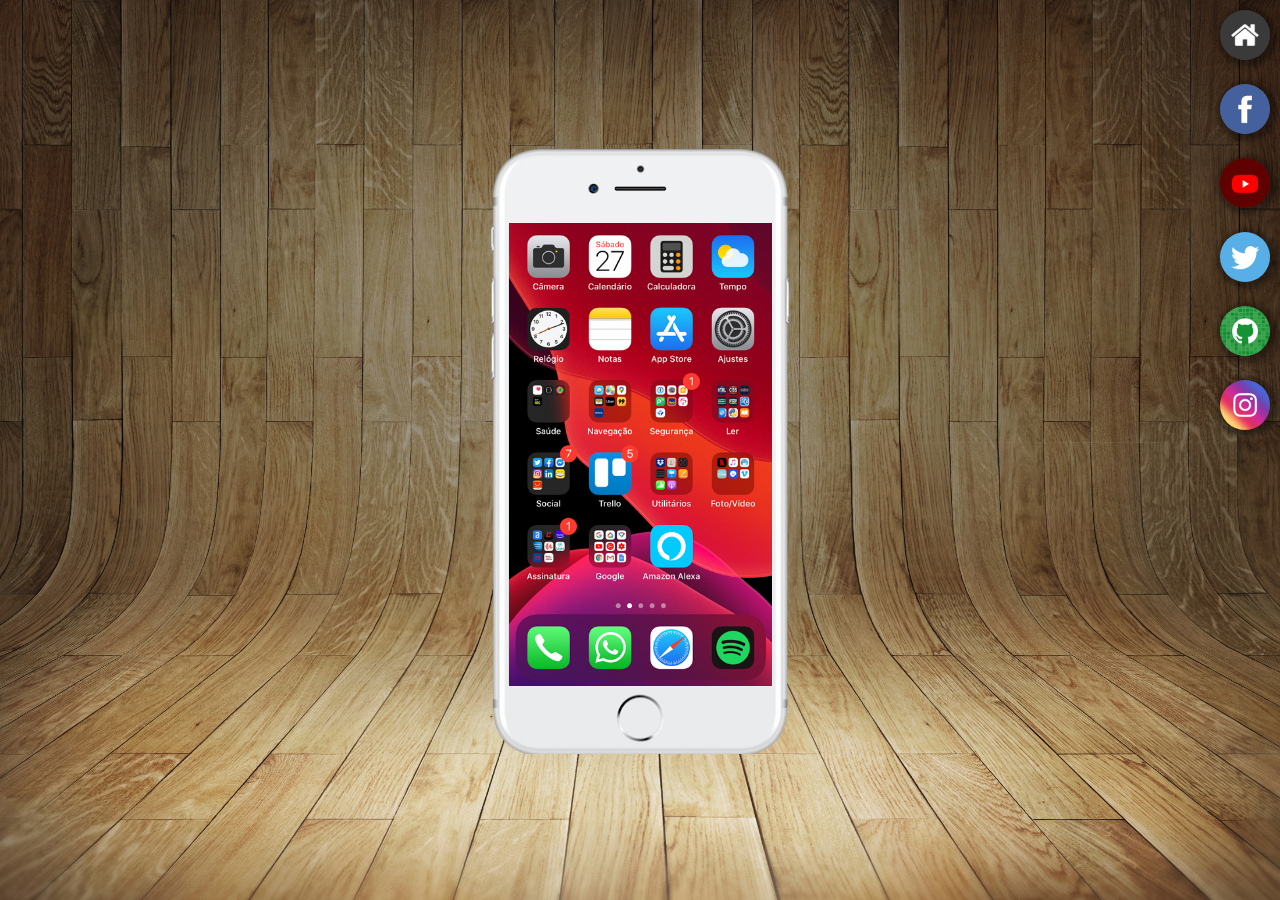
<file: index.html>
<!DOCTYPE html>
<html lang="pt-br">
<head>
    <meta charset="UTF-8">
    <meta http-equiv="X-UA-Compatible" content="IE=edge">
    <meta name="viewport" content="width=device-width, initial-scale=1.0">
    <title>Social</title>
    <link rel="stylesheet" href="estilo/style.css">
</head>
<body>
    <main>
        <section id="telefone">
            <iframe src="home.html" name="frame" id="frame" frameborder="0">
            </iframe>
        </section>
        <section id="botoes">
            <a href="home.html" target="frame"><img class="icon" src="imagens/logo-home.jpg" alt=""></a><br>
            <a href="facebok.html" target="frame"><img class="icon" src="imagens/logo-facebook.jpg" alt=""></a><br>
            <a href="youtube.html" target="frame"><img class="icon" src="imagens/logo-youtube.jpg" alt=""></a><br>
            <a href="twitter.html" target="frame"><img class="icon" src="imagens/logo-twitter.jpg" alt=""></a><br>
            <a href="github.html" target="frame"><img class="icon" src="imagens/logo-github.jpg" alt=""></a><br>
            <a href="instagram.html" target="frame"><img class="icon" src="imagens/logo-instagram.jpg" alt=""></a>
        </section>
    </main>        
</body>
</html>
</file>
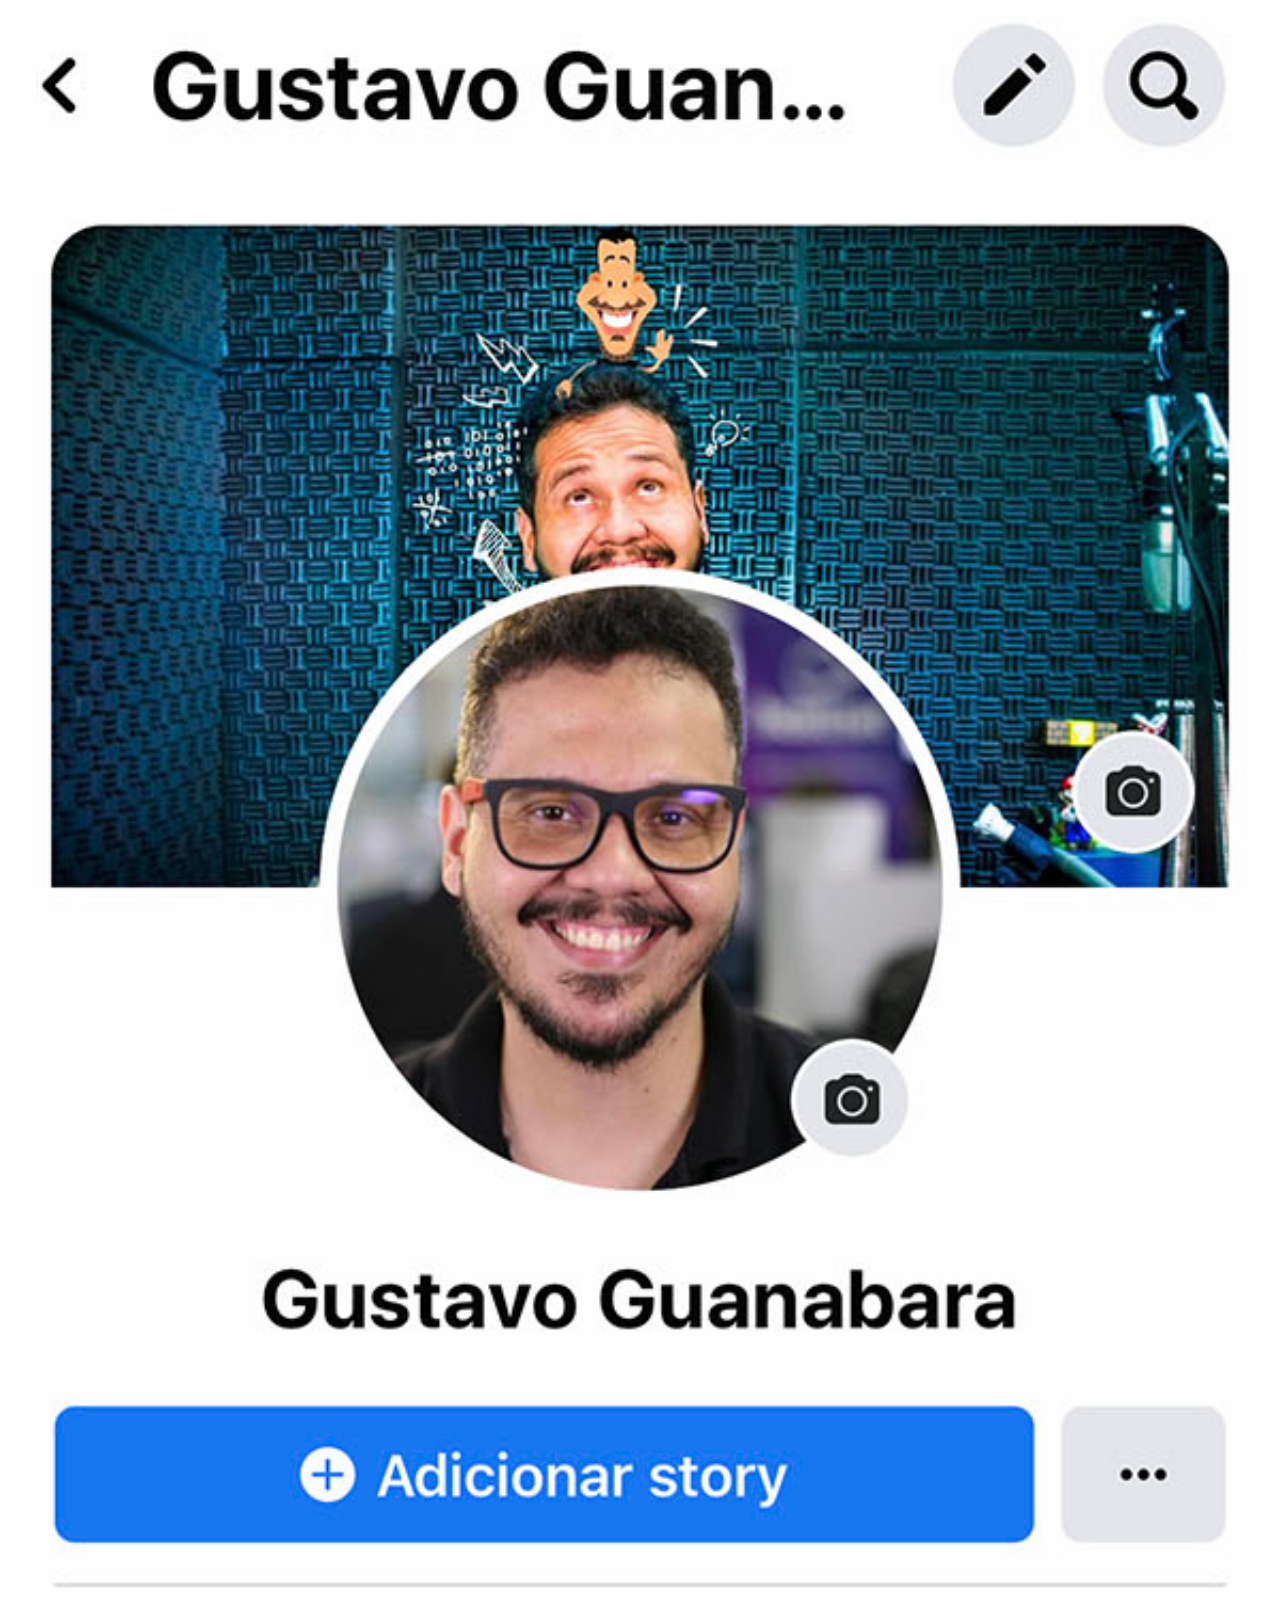
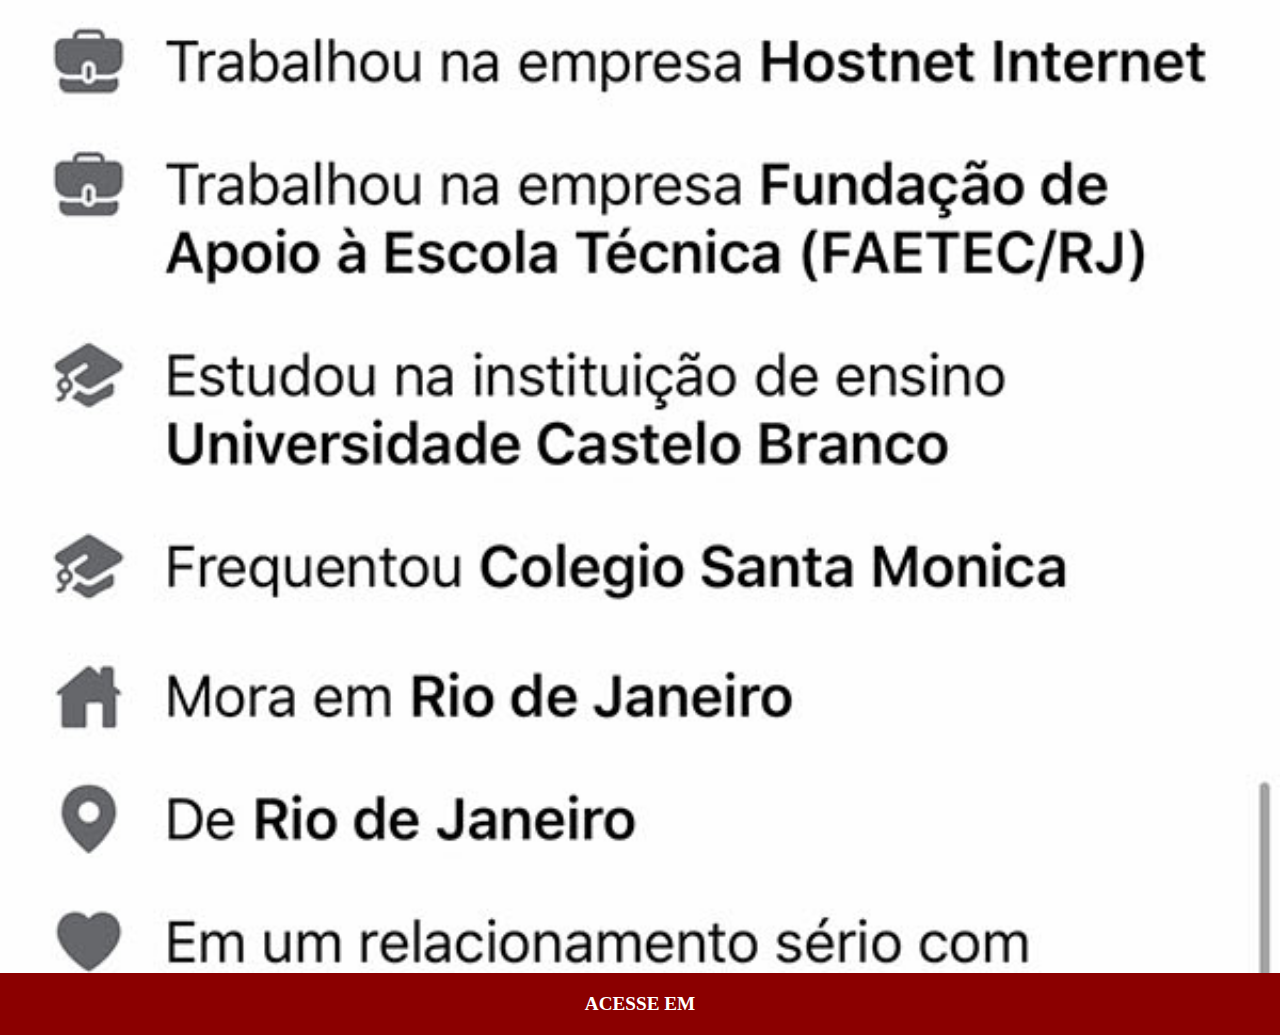
<file: facebok.html>
<!DOCTYPE html>
<html lang="pt-br">
<head>
    <meta charset="UTF-8">
    <meta http-equiv="X-UA-Compatible" content="IE=edge">
    <meta name="viewport" content="width=device-width, initial-scale=1.0">
    <title>Page 1</title>
    <style>
        *{
            margin: 0px;
            padding: 0px;
            box-sizing: border-box;
        }
        ::-webkit-scrollbar {
            width: 0;
            height: 0;
        }
        html, body {
            background-image: url('imagens/tela-facebook.jpg');
            background-color: black;
            background-attachment: local;
            background-size: cover;
            background-repeat: no-repeat;
        }
        footer {
            background-color: darkred;
            padding: 20px 0px;
            position: relative;
            top: 2573px;
        }
        footer a {
            display: block;
            text-decoration: none;
            color: white;
            text-align: center;
            font-weight: bold;
            font-size: 1.2em;
        }
        footer:hover {
            background-color: red;
        }
    </style>
</head>
<body>
</body>
<footer><a href="#">ACESSE EM</a></footer>
</html>
</file>
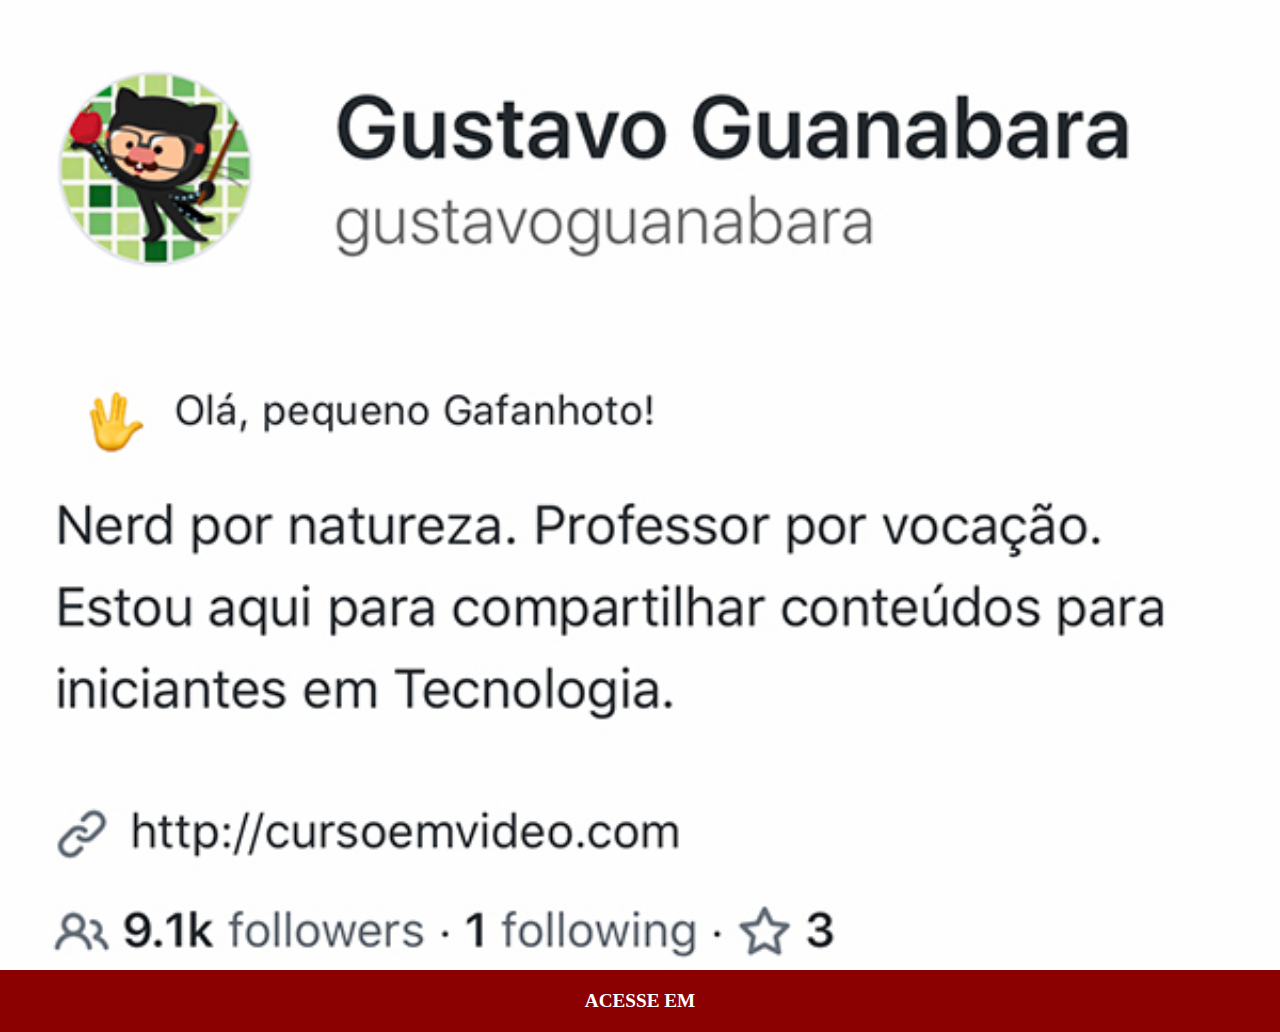
<file: github.html>
<!DOCTYPE html>
<html lang="pt-br">
<head>
    <meta charset="UTF-8">
    <meta http-equiv="X-UA-Compatible" content="IE=edge">
    <meta name="viewport" content="width=device-width, initial-scale=1.0">
    <title>Document</title>
    <style>
        *{
            margin: 0px;
            padding: 0px;
            box-sizing: border-box;
        }
        ::-webkit-scrollbar {
            width: 0;
            height: 0;
        }
        html, body {
            background-image: url('imagens/tela-github.jpg');
            background-color: black;
            background-attachment: local;
            background-size: cover;
            background-repeat: no-repeat;
        }
        footer {
            background-color: darkred;
            padding: 20px 0px;
            position: relative;
            top: 970px;
        }
        footer a {
            display: block;
            text-decoration: none;
            color: white;
            text-align: center;
            font-weight: bold;
            font-size: 1.2em;
        }
        footer:hover {
            background-color: red;
        }
        
    </style>
</head>
<body>
</body>
<footer><a href="#">ACESSE EM</a></footer>
</html>
</file>
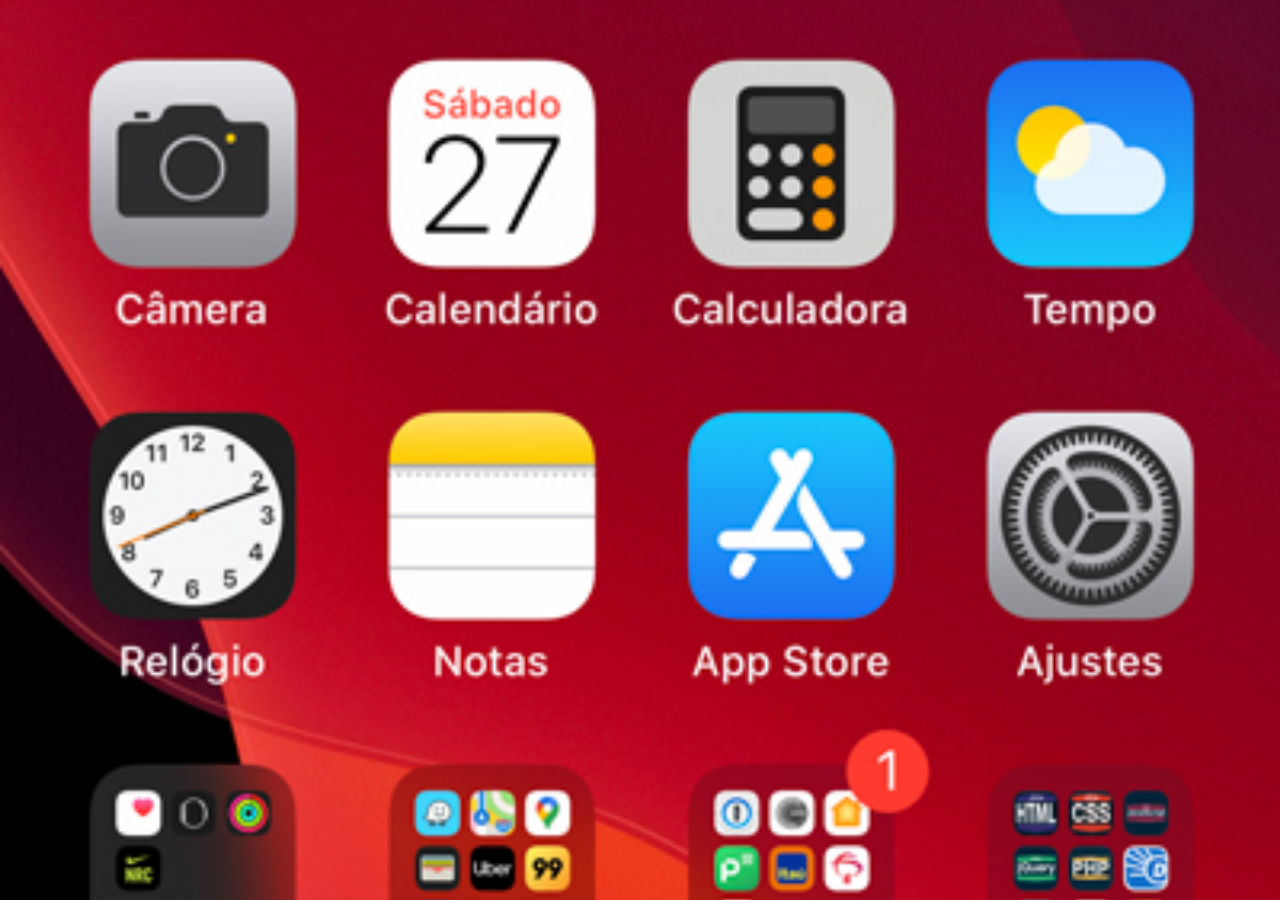
<file: home.html>
<!DOCTYPE html>
<html lang="pt-br">
<head>
    <meta charset="UTF-8">
    <meta http-equiv="X-UA-Compatible" content="IE=edge">
    <meta name="viewport" content="width=device-width, initial-scale=1.0">
    <title>Page 1</title>
    <style>
        * {
            margin: 0px;
            padding: 0px;
            box-sizing: border-box;
        }
        body {
            width: 100vw;
            height: 100vh;
            background: black url('imagens/tela-home.jpg') top center no-repeat;
            background-size: cover;
        }
    </style>
</head>
<body>

</body>
</html>
</file>
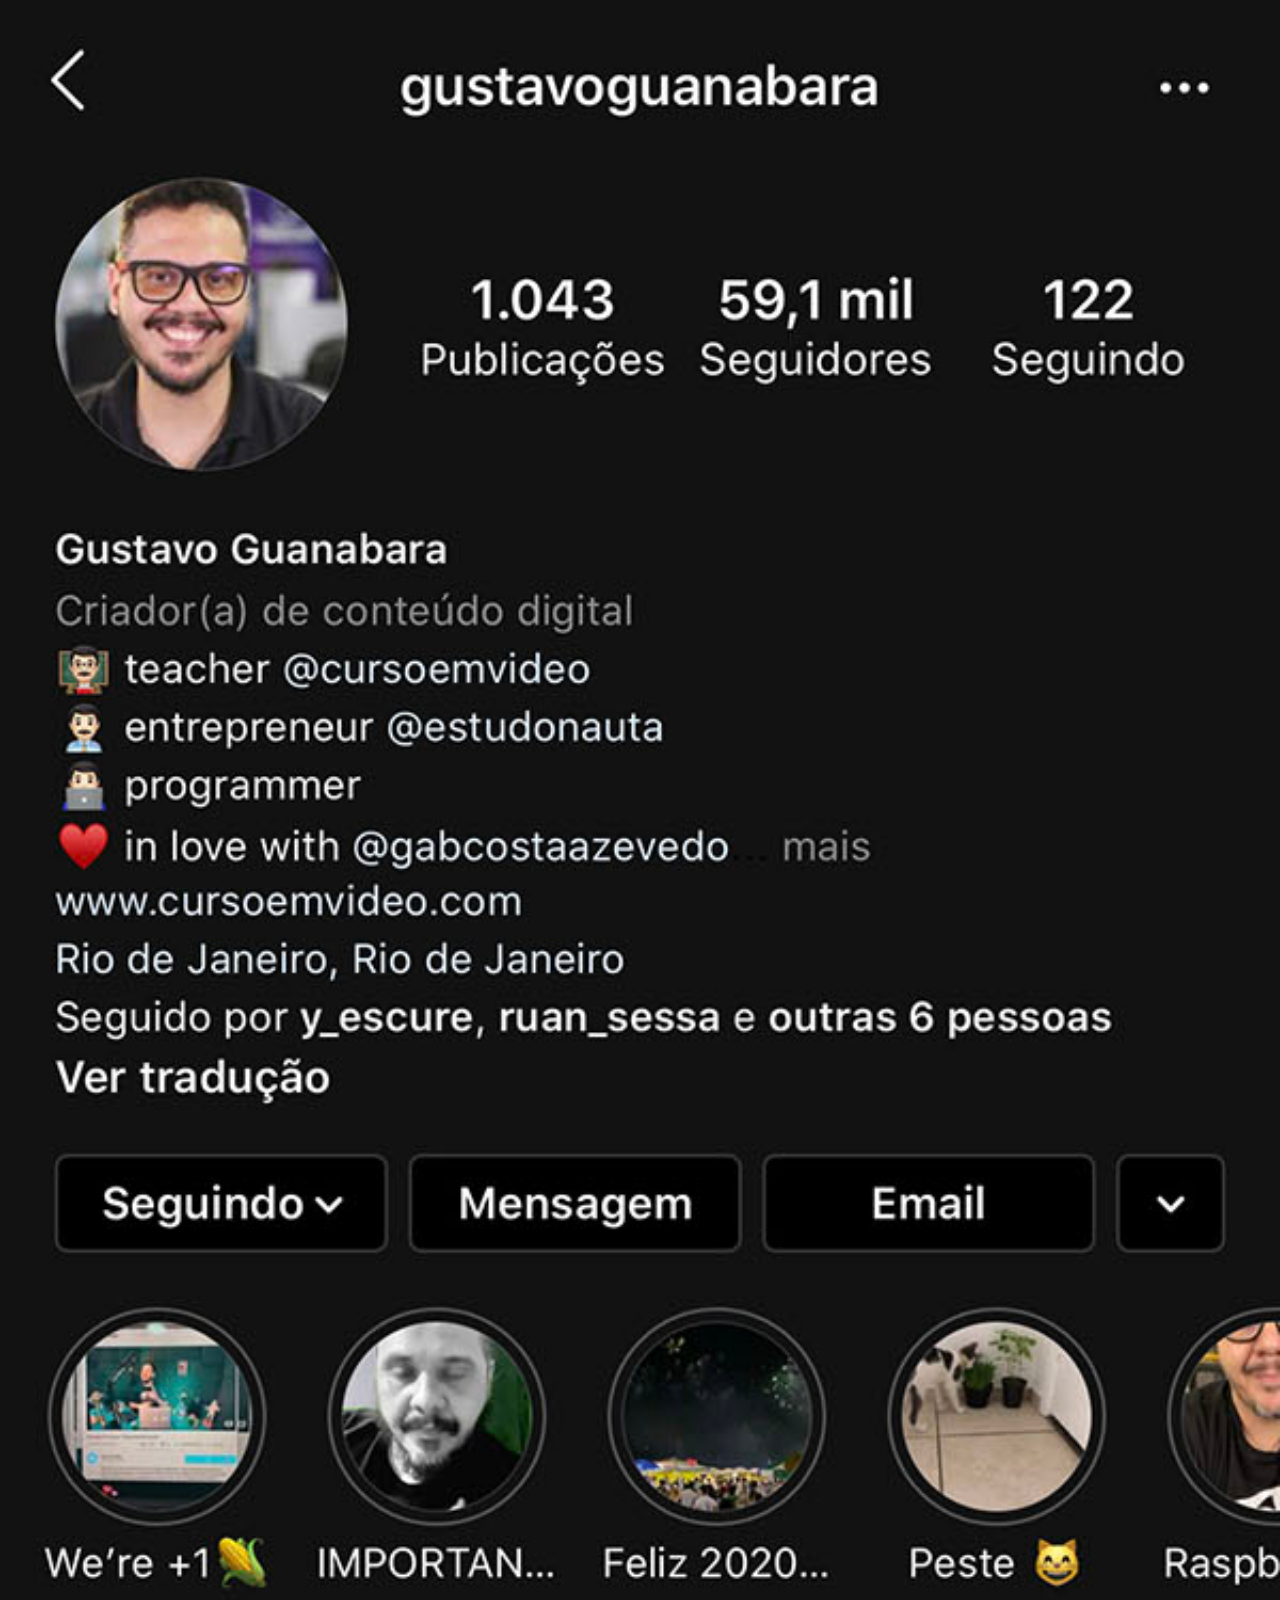
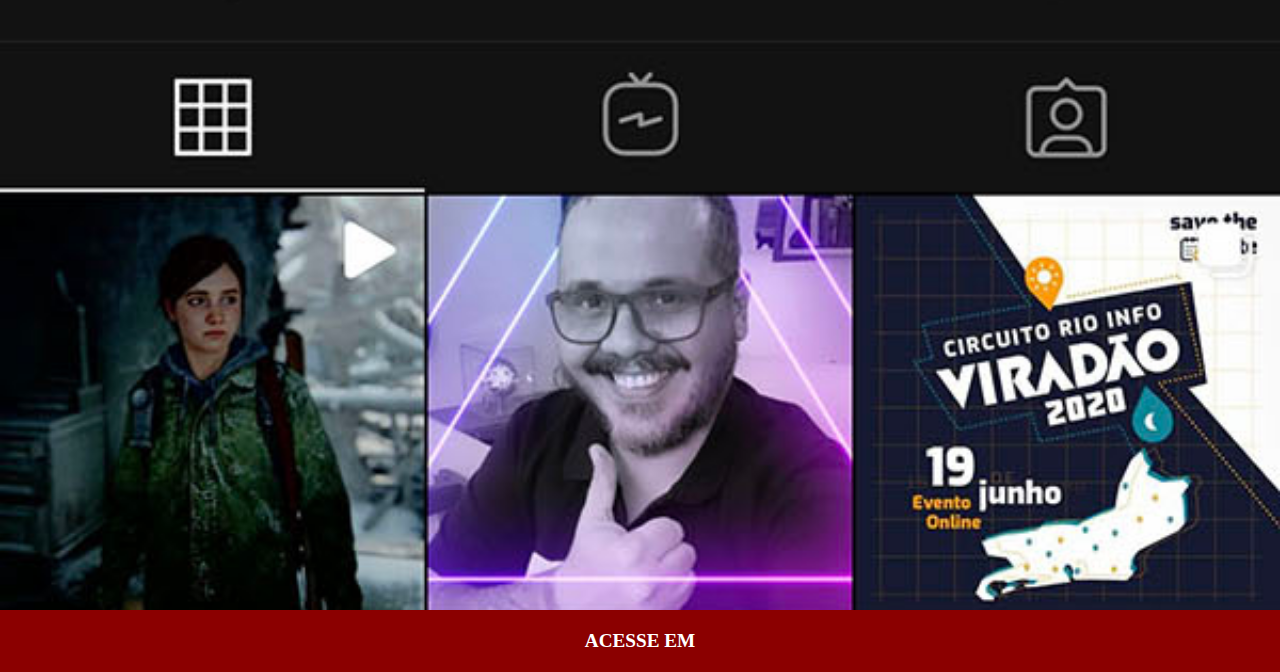
<file: instagram.html>
<!DOCTYPE html>
<html lang="pt-br">
<head>
    <meta charset="UTF-8">
    <meta http-equiv="X-UA-Compatible" content="IE=edge">
    <meta name="viewport" content="width=device-width, initial-scale=1.0">
    <title>Page 1</title>
    <style>
        *{
            margin: 0px;
            padding: 0px;
            box-sizing: border-box;
        }
        ::-webkit-scrollbar {
            width: 0;
            height: 0;
        }
        html, body {
            background-image: url('imagens/tela-instagram.jpg');
            background-color: black;
            background-attachment: local;
            background-size: cover;
            background-repeat: no-repeat;
        }
        footer {
            background-color: darkred;
            padding: 20px 0px;
            position: relative;
            top: 2210px;
        }
        footer a {
            display: block;
            text-decoration: none;
            color: white;
            text-align: center;
            font-weight: bold;
            font-size: 1.2em;
        }
        footer:hover {
            background-color: red;
        }
    </style>
</head>
<body>
    <footer><a href="#">ACESSE EM</a></footer>
</body>
</html>
</file>
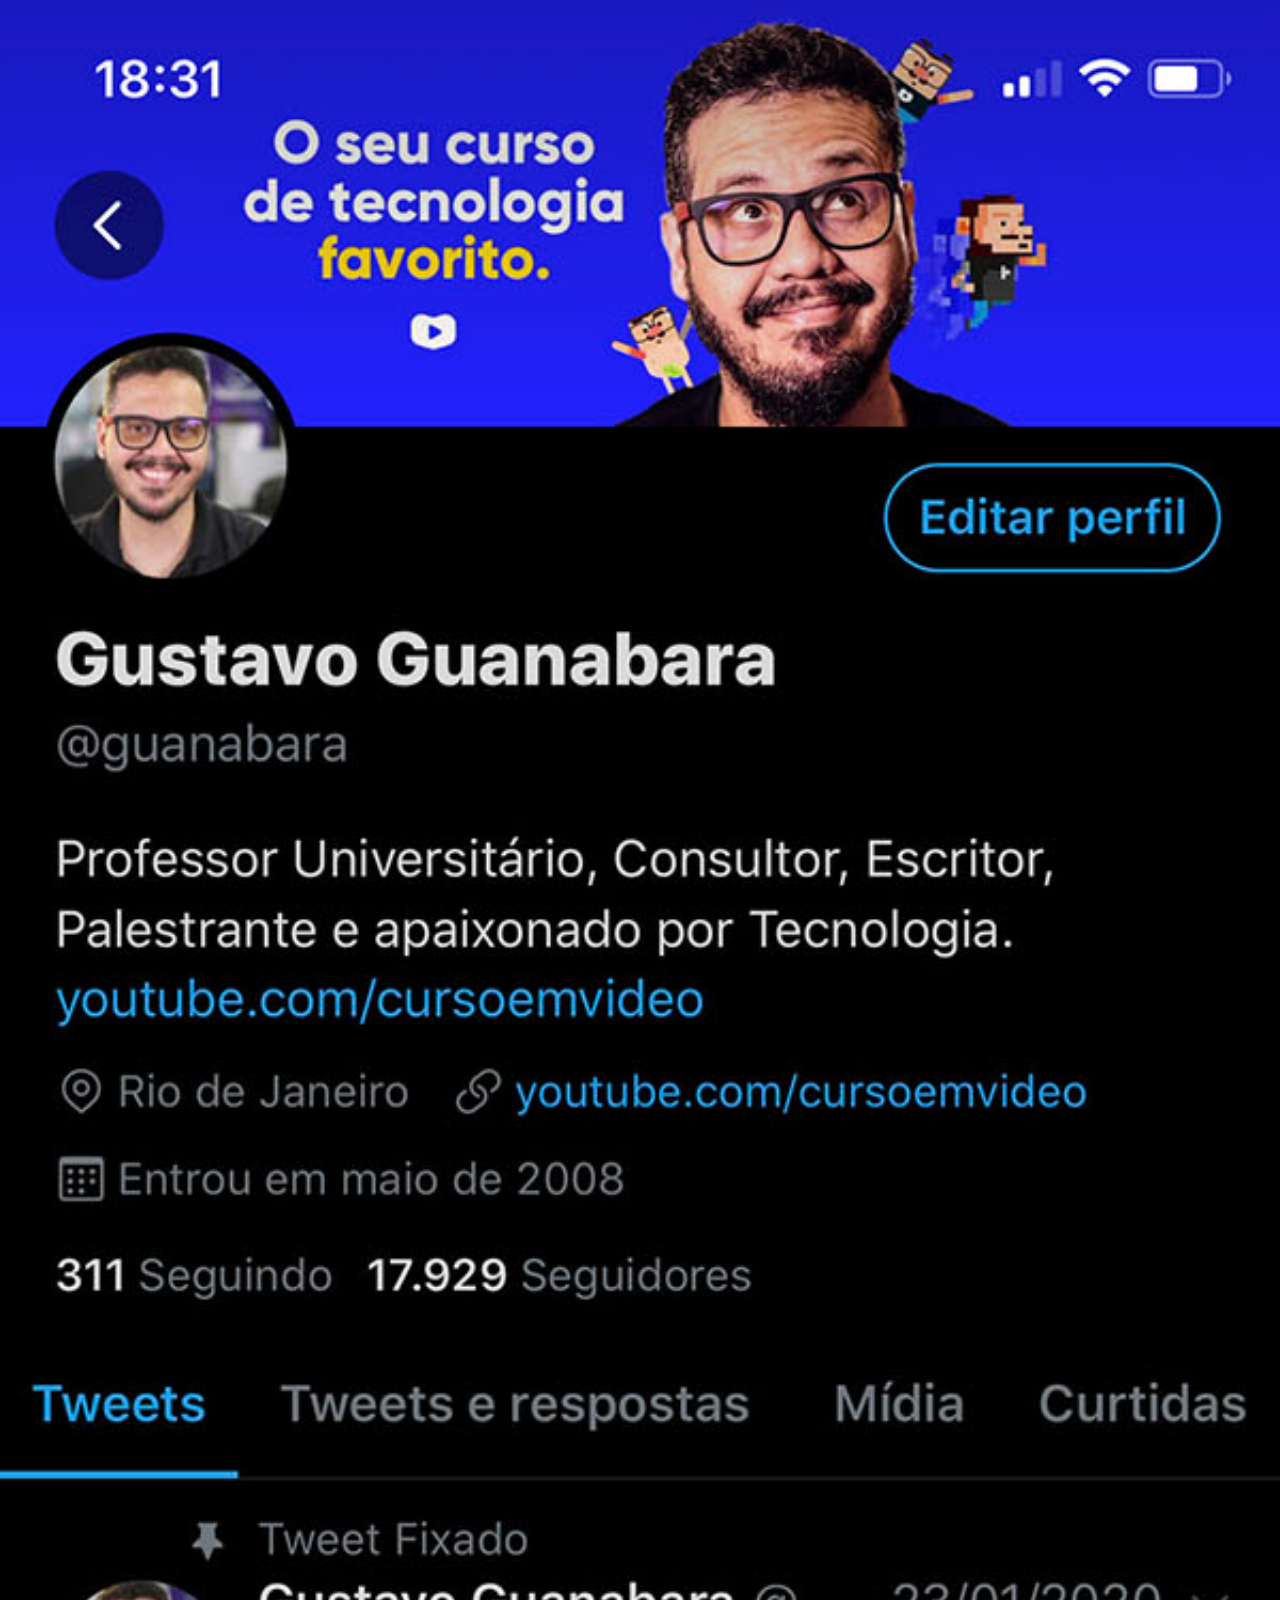
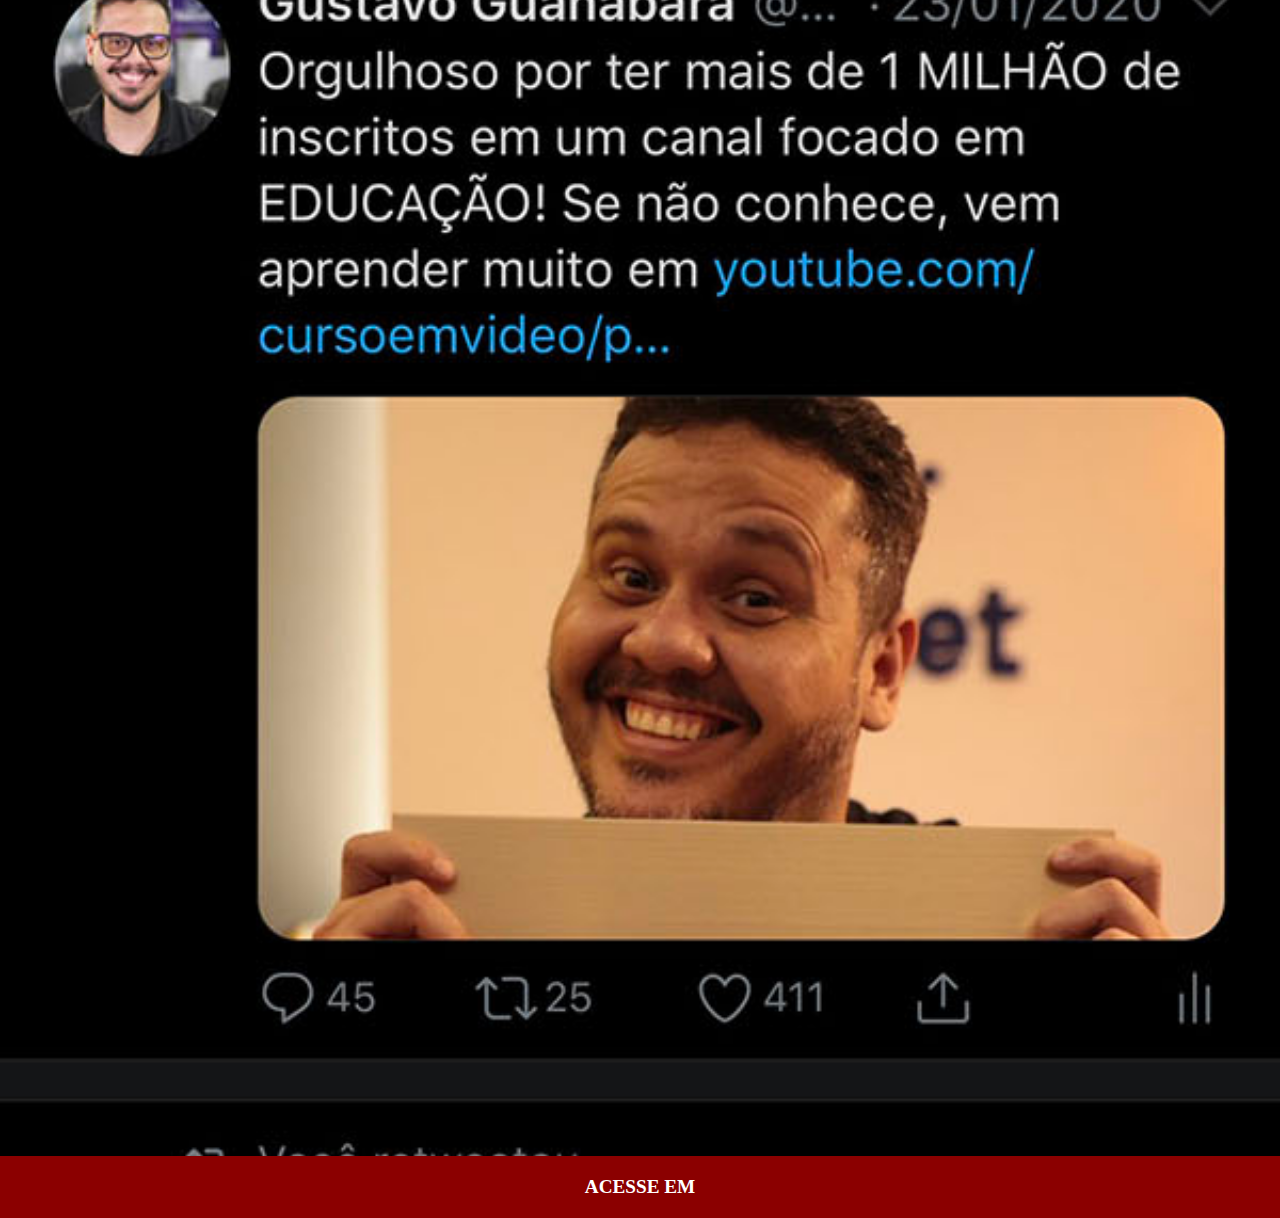
<file: twitter.html>
<!DOCTYPE html>
<html lang="pt-br">
<head>
    <meta charset="UTF-8">
    <meta http-equiv="X-UA-Compatible" content="IE=edge">
    <meta name="viewport" content="width=device-width, initial-scale=1.0">
    <title>Page 1</title>
    <style>
        *{
            margin: 0px;
            padding: 0px;
            box-sizing: border-box;
        }
        ::-webkit-scrollbar {
            width: 0;
            height: 0;
        }
        html, body {
            background-image: url('imagens/tela-twitter.jpg');
            background-color: black;
            background-attachment: local;
            background-size: cover;
            background-repeat: no-repeat;
        }
        footer {
            background-color: darkred;
            padding: 20px 0px;
            position: relative;
            top: 2756px;
        }
        footer a {
            display: block;
            text-decoration: none;
            color: white;
            text-align: center;
            font-weight: bold;
            font-size: 1.2em;
        }
        footer:hover {
            background-color: red;
        }
    </style>
</head>
<body>
</body>
<footer><a href="#">ACESSE EM</a></footer>
</html>
</file>
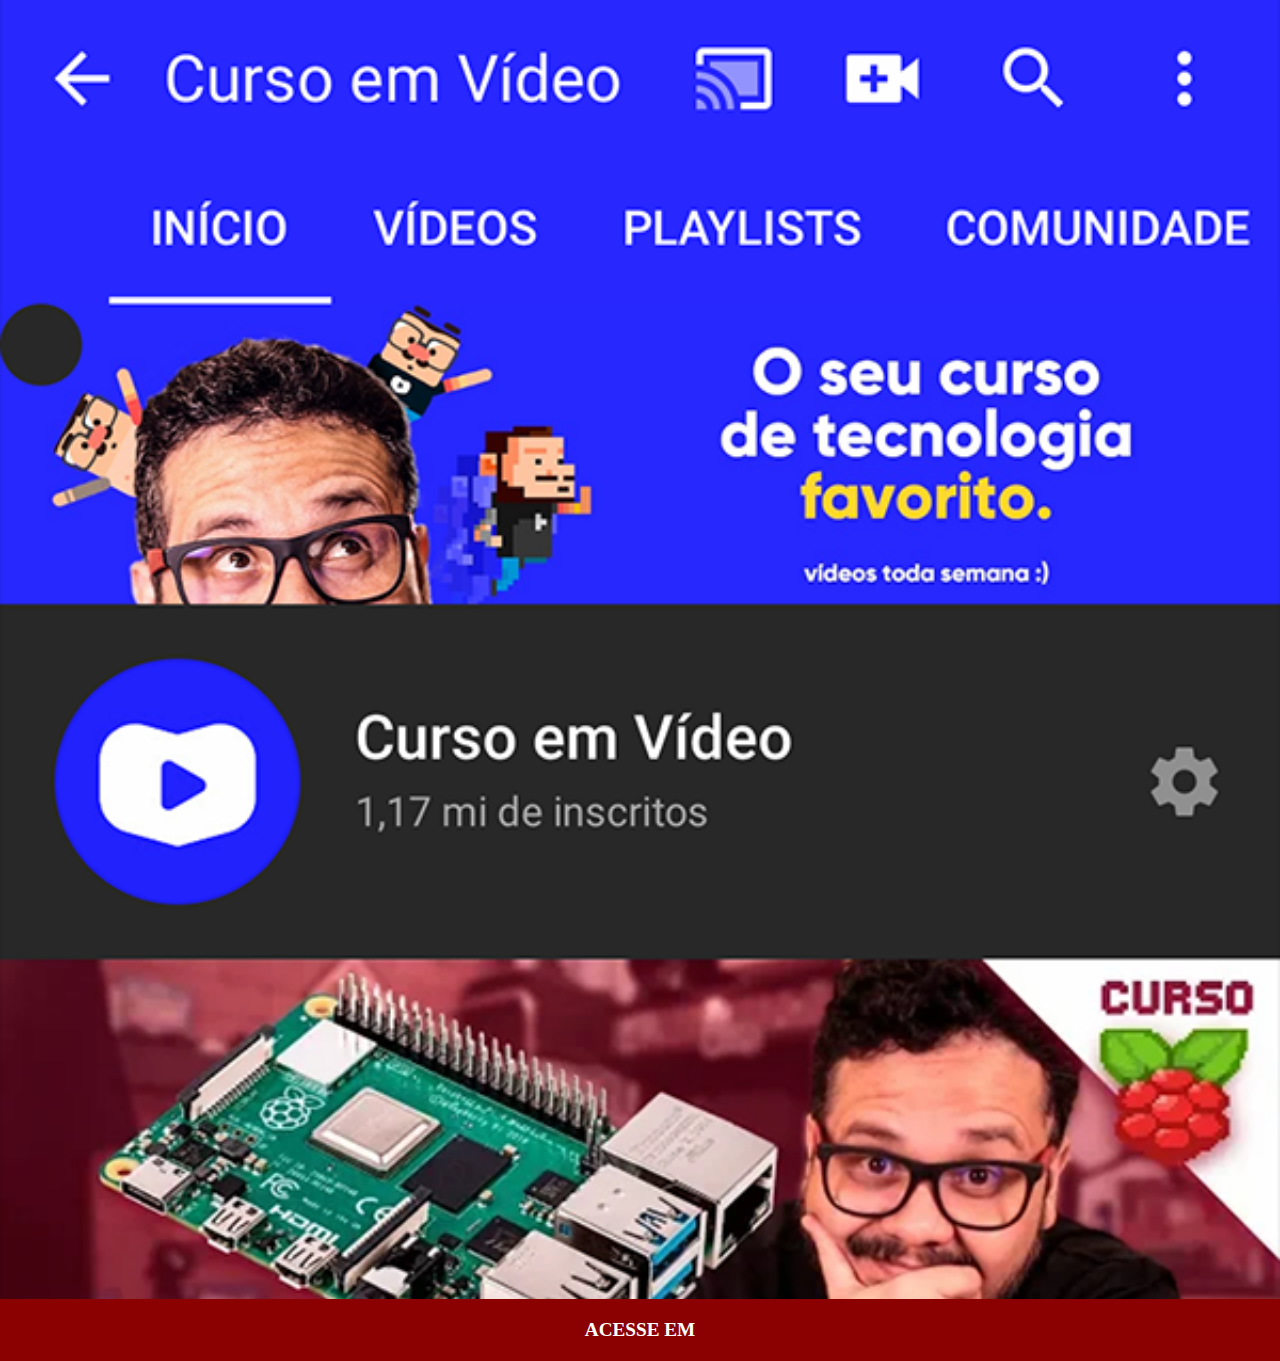
<file: youtube.html>
<!DOCTYPE html>
<html lang="pt-br">
<head>
    <meta charset="UTF-8">
    <meta http-equiv="X-UA-Compatible" content="IE=edge">
    <meta name="viewport" content="width=device-width, initial-scale=1.0">
    <title>Page 1</title>
    <style>
        *{
            margin: 0px;
            padding: 0px;
            box-sizing: border-box;
        }
        ::-webkit-scrollbar {
            width: 0;
            height: 0;
        }
        html, body {
            background-image: url('imagens/tela-youtube.png');
            background-color: black;
            background-attachment: local;
            background-size: cover;
            background-repeat: no-repeat;
        }
        footer {
            background-color: darkred;
            padding: 20px 0px;
            position: relative;
            top: 1299px;
        }
        footer a {
            display: block;
            text-decoration: none;
            color: white;
            text-align: center;
            font-weight: bold;
            font-size: 1.2em;
        }
        footer:hover {
            background-color: red;
        }
    </style>
</head>
<body>
</body>
<footer><a href="#">ACESSE EM</a></footer>
</html>
</file>
<file: estilo/style.css>
* {
    margin: 0px;
    padding: 0px;
    box-sizing: border-box;
}
html, body {
    height: 100vh;
    width: 100vw;
    background-color: rgba(0, 0, 0, 0.445);
    font-family: Arial, Helvetica, sans-serif;
}
body {
    background-image: url('../imagens/fundo-madeira.jpg');
    background-repeat: no-repeat;
    background-size: cover;
    background-attachment: fixed;
}
main {
    position: relative;
    height: 100vh;
}
iframe#frame {
    position: relative;
    top: 77px;
    left: 21px;
    width: 263px;
    height: 463px;
}
section#telefone {
    position: fixed;
    top: 50%;
    left: 50%;
    transform: translate(-50%, -50%);
    background-image: url('../imagens/frame-iphone.png');
    background-size: cover;
    background-attachment: fixed;
    width: 304px;
    height: 608px;
}
section#botoes {
    text-align: right;
}
section#botoes img.icon {
    position: relative;
    width: 50px;
    margin: 10px;
    border-radius: 50%;
    box-shadow: 2px 2px 5px 5px rgb(0 0 0 / 34%);
}


img:hover {
    box-shadow: 4px 2px 8px 4px rgba(0, 0, 0, 0.288);
    border: 2px solid rgb(93, 93, 230);
    transform: translate(-3px, -3px);
    transition: transform 300ms;
}
</file>
